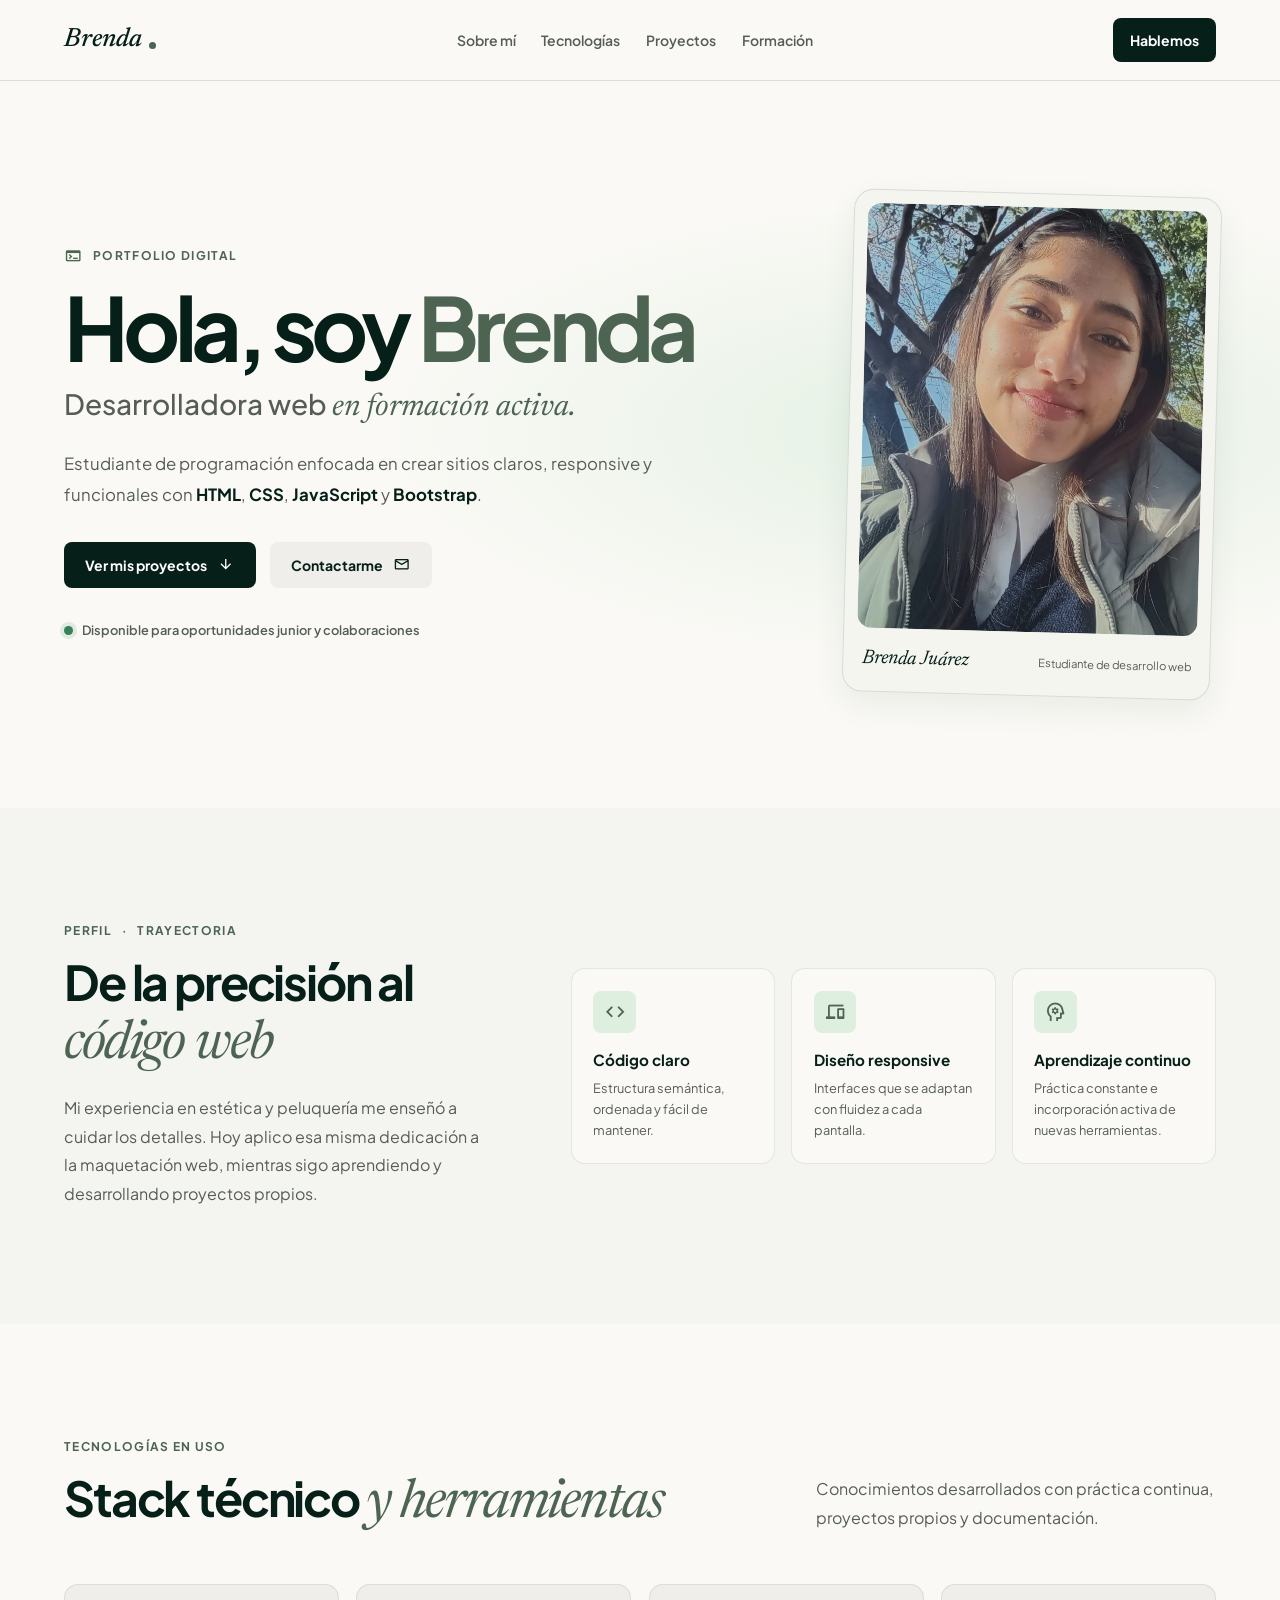
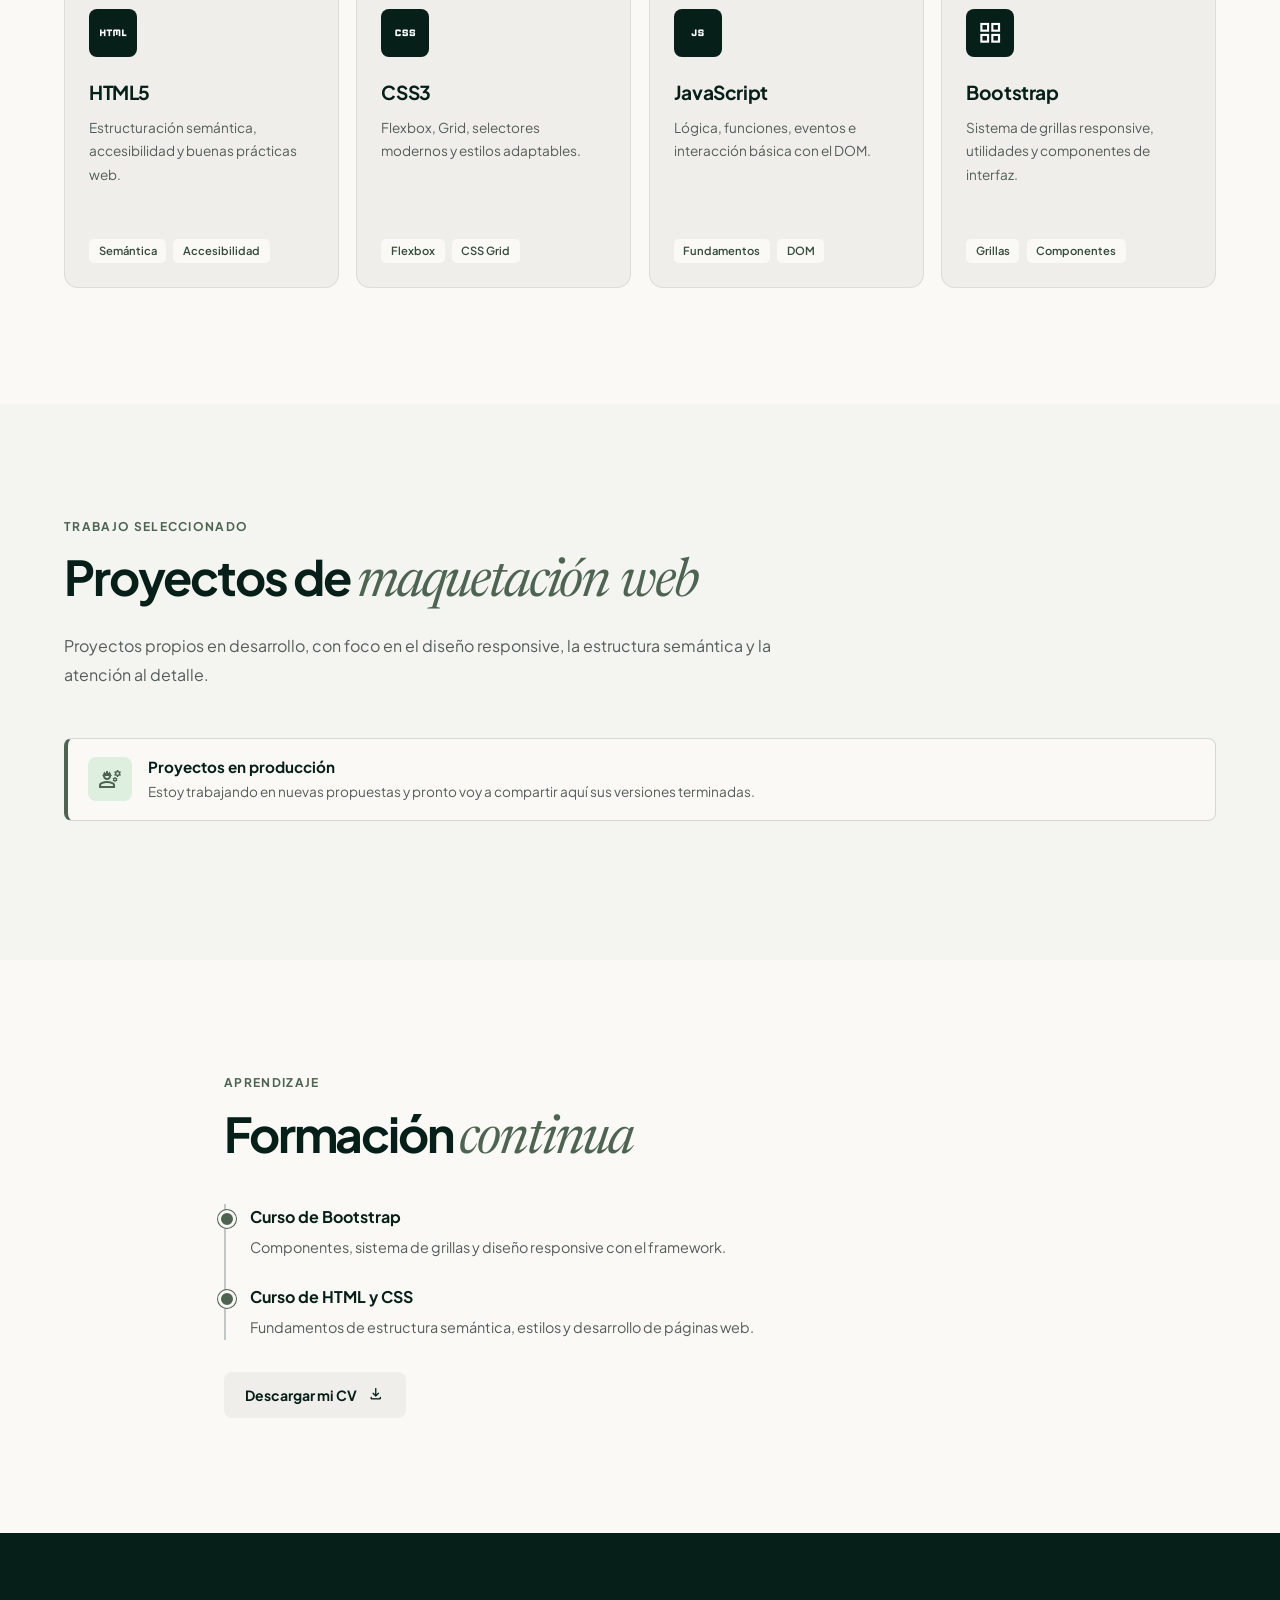
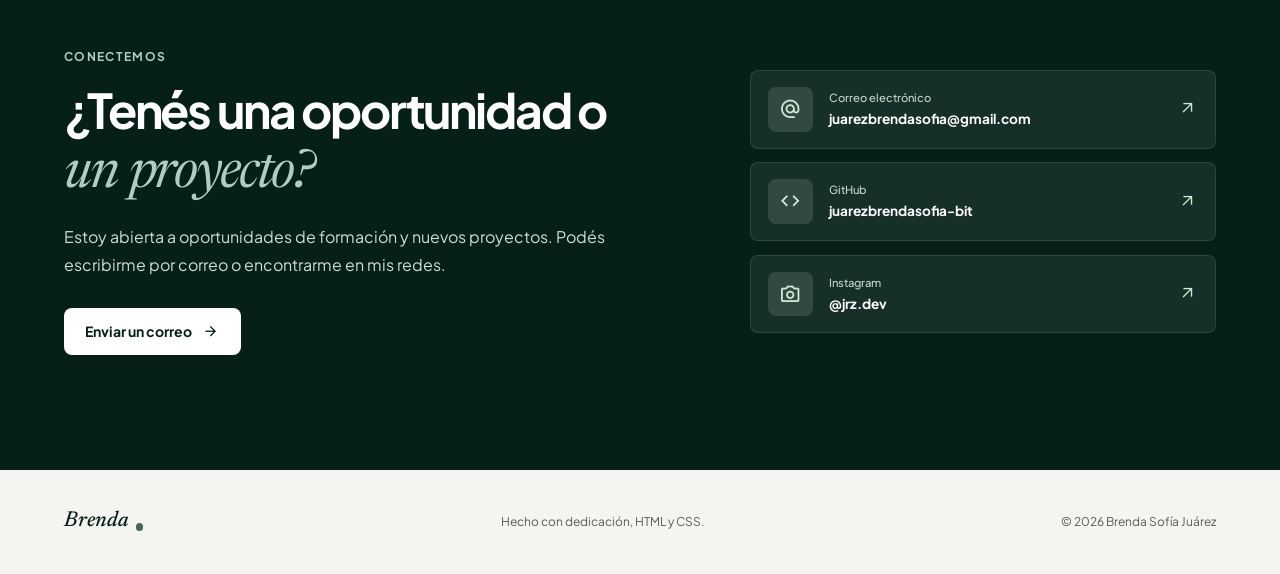
<file: index.html>
<!DOCTYPE html>
<html lang="es-AR">
  <head>
    <meta charset="UTF-8">
    <meta name="viewport" content="width=device-width, initial-scale=1">
    <meta name="author" content="Brenda Sofía Juárez">
    <meta name="description" content="Portfolio de Brenda Sofía Juárez, desarrolladora web frontend en formación. Conocé sus proyectos, tecnologías y formas de contacto.">
    <meta name="robots" content="index, follow">
    <meta name="theme-color" content="#faf9f5">
    <meta property="og:type" content="website">
    <meta property="og:locale" content="es_AR">
    <meta property="og:site_name" content="Portfolio de Brenda Juárez">
    <meta property="og:title" content="Brenda Sofía Juárez | Desarrolladora web frontend">
    <meta property="og:description" content="Portfolio de Brenda Sofía Juárez, desarrolladora web frontend en formación. Conocé sus proyectos, tecnologías y formas de contacto.">
    <meta name="twitter:card" content="summary">
    <meta name="twitter:title" content="Brenda Sofía Juárez | Desarrolladora web frontend">
    <meta name="twitter:description" content="Portfolio de Brenda Sofía Juárez, desarrolladora web frontend en formación.">
    <title>Brenda Sofía Juárez | Desarrolladora web frontend</title>
    <link rel="preconnect" href="https://fonts.googleapis.com">
    <link rel="preconnect" href="https://fonts.gstatic.com" crossorigin>
    <link href="https://fonts.googleapis.com/css2?family=Newsreader:ital,opsz,wght@1,6..72,400;1,6..72,500&family=Plus+Jakarta+Sans:wght@400;500;600;700&display=swap" rel="stylesheet">
    <link href="https://fonts.googleapis.com/css2?family=Material+Symbols+Outlined:opsz,wght,FILL,GRAD@20..48,100..700,0..1,-50..200" rel="stylesheet">
    <link rel="stylesheet" href="style.css">
  </head>
  <body>
    <a class="skip-link" href="#contenido">Saltar al contenido</a>

    <header class="site-header">
      <nav class="site-nav page-shell" aria-label="Navegación principal">
        <a class="site-brand" href="#inicio" aria-label="Brenda Juárez, inicio">
          Brenda<span class="site-brand__dot" aria-hidden="true"></span>
        </a>
        <ul class="site-nav__links">
          <li><a class="site-nav__link" href="#sobre-mi">Sobre mí</a></li>
          <li><a class="site-nav__link" href="#tecnologias">Tecnologías</a></li>
          <li><a class="site-nav__link" href="#proyectos">Proyectos</a></li>
          <li><a class="site-nav__link" href="#formacion">Formación</a></li>
        </ul>
        <a class="button button--primary site-nav__cta" href="#contacto">Hablemos</a>
      </nav>
    </header>

    <main id="contenido">
      <section class="hero section-anchor" id="inicio" aria-labelledby="hero-title">
        <div class="hero__inner page-shell">
          <header class="hero__copy">
            <p class="eyebrow"><span class="icon" aria-hidden="true">terminal</span> Portfolio digital</p>
            <h1 class="hero__title" id="hero-title">Hola, soy <span class="text-accent">Brenda</span></h1>
            <p class="hero__subtitle">Desarrolladora web <span class="serif-accent">en formación activa.</span></p>
            <p class="hero__description">
              Estudiante de programación enfocada en crear sitios claros, responsive y funcionales con
              <strong>HTML</strong>, <strong>CSS</strong>, <strong>JavaScript</strong> y <strong>Bootstrap</strong>.
            </p>
            <ul class="hero__actions">
              <li><a class="button button--primary" href="#proyectos">Ver mis proyectos <span class="icon" aria-hidden="true">arrow_downward</span></a></li>
              <li><a class="button button--soft" href="#contacto">Contactarme <span class="icon" aria-hidden="true">mail</span></a></li>
            </ul>
            <p class="availability"><span class="availability__dot" aria-hidden="true"></span>Disponible para oportunidades junior y colaboraciones</p>
          </header>

          <figure class="portrait-card">
            <img class="portrait-card__image" src="assets/ft-bren.jpeg" alt="Retrato de Brenda Juárez" fetchpriority="high">
            <figcaption class="portrait-card__caption">
              <span class="portrait-card__name">Brenda Juárez</span>
              <span class="portrait-card__role">Estudiante de desarrollo web</span>
            </figcaption>
          </figure>
        </div>
      </section>

      <section class="section section--muted section-anchor" id="sobre-mi" aria-labelledby="about-title">
        <div class="page-shell about">
          <header class="section-heading about__heading">
            <p class="eyebrow">Perfil <span aria-hidden="true">·</span> Trayectoria</p>
            <h2 class="section-title" id="about-title">De la precisión al <span class="serif-accent">código web</span></h2>
            <p class="section-intro">
              Mi experiencia en estética y peluquería me enseñó a cuidar los detalles. Hoy aplico esa misma dedicación
              a la maquetación web, mientras sigo aprendiendo y desarrollando proyectos propios.
            </p>
          </header>
          <ul class="principles">
            <li>
              <article class="principle-card">
                <span class="principle-card__icon icon" aria-hidden="true">code</span>
                <h3 class="principle-card__title">Código claro</h3>
                <p>Estructura semántica, ordenada y fácil de mantener.</p>
              </article>
            </li>
            <li>
              <article class="principle-card">
                <span class="principle-card__icon icon" aria-hidden="true">devices</span>
                <h3 class="principle-card__title">Diseño responsive</h3>
                <p>Interfaces que se adaptan con fluidez a cada pantalla.</p>
              </article>
            </li>
            <li>
              <article class="principle-card">
                <span class="principle-card__icon icon" aria-hidden="true">psychology</span>
                <h3 class="principle-card__title">Aprendizaje continuo</h3>
                <p>Práctica constante e incorporación activa de nuevas herramientas.</p>
              </article>
            </li>
          </ul>
        </div>
      </section>

      <section class="section section-anchor" id="tecnologias" aria-labelledby="skills-title">
        <div class="page-shell">
          <header class="section-heading section-heading--split">
            <hgroup class="section-heading__group">
              <p class="eyebrow">Tecnologías en uso</p>
              <h2 class="section-title" id="skills-title">Stack técnico <span class="serif-accent">y herramientas</span></h2>
            </hgroup>
            <p class="section-intro">Conocimientos desarrollados con práctica continua, proyectos propios y documentación.</p>
          </header>
          <ul class="skill-list">
            <li>
              <article class="skill-card">
                <span class="skill-card__icon icon" aria-hidden="true">html</span>
                <h3 class="skill-card__title">HTML5</h3>
                <p>Estructuración semántica, accesibilidad y buenas prácticas web.</p>
                <ul class="tag-list" aria-label="Áreas de HTML">
                  <li class="tag">Semántica</li>
                  <li class="tag">Accesibilidad</li>
                </ul>
              </article>
            </li>
            <li>
              <article class="skill-card">
                <span class="skill-card__icon icon" aria-hidden="true">css</span>
                <h3 class="skill-card__title">CSS3</h3>
                <p>Flexbox, Grid, selectores modernos y estilos adaptables.</p>
                <ul class="tag-list" aria-label="Áreas de CSS">
                  <li class="tag">Flexbox</li>
                  <li class="tag">CSS Grid</li>
                </ul>
              </article>
            </li>
            <li>
              <article class="skill-card">
                <span class="skill-card__icon icon" aria-hidden="true">javascript</span>
                <h3 class="skill-card__title">JavaScript</h3>
                <p>Lógica, funciones, eventos e interacción básica con el DOM.</p>
                <ul class="tag-list" aria-label="Áreas de JavaScript">
                  <li class="tag">Fundamentos</li>
                  <li class="tag">DOM</li>
                </ul>
              </article>
            </li>
            <li>
              <article class="skill-card">
                <span class="skill-card__icon icon" aria-hidden="true">grid_view</span>
                <h3 class="skill-card__title">Bootstrap</h3>
                <p>Sistema de grillas responsive, utilidades y componentes de interfaz.</p>
                <ul class="tag-list" aria-label="Áreas de Bootstrap">
                  <li class="tag">Grillas</li>
                  <li class="tag">Componentes</li>
                </ul>
              </article>
            </li>
          </ul>
        </div>
      </section>

      <section class="section section--muted section-anchor" id="proyectos" aria-labelledby="projects-title">
        <div class="page-shell">
          <header class="section-heading section-heading--wide">
            <p class="eyebrow">Trabajo seleccionado</p>
            <h2 class="section-title" id="projects-title">Proyectos de <span class="serif-accent">maquetación web</span></h2>
            <p class="section-intro">
              Proyectos propios en desarrollo, con foco en el diseño responsive, la estructura semántica y la atención al detalle.
            </p>
          </header>
          <aside class="projects-status" aria-label="Estado de los proyectos">
            <span class="projects-status__icon icon" aria-hidden="true">engineering</span>
            <div>
              <h3 class="projects-status__title">Proyectos en producción</h3>
              <p class="projects-status__description">Estoy trabajando en nuevas propuestas y pronto voy a compartir aquí sus versiones terminadas.</p>
            </div>
          </aside>
        </div>
      </section>

      <section class="section section-anchor" id="formacion" aria-labelledby="education-title">
        <div class="page-shell education">
          <header class="section-heading">
            <p class="eyebrow">Aprendizaje</p>
            <h2 class="section-title" id="education-title">Formación <span class="serif-accent">continua</span></h2>
          </header>
          <ol class="timeline">
            <li class="timeline__item">
              <article class="timeline-card">
                <h3>Curso de Bootstrap</h3>
                <p>Componentes, sistema de grillas y diseño responsive con el framework.</p>
              </article>
            </li>
            <li class="timeline__item">
              <article class="timeline-card">
                <h3>Curso de HTML y CSS</h3>
                <p>Fundamentos de estructura semántica, estilos y desarrollo de páginas web.</p>
              </article>
            </li>
          </ol>
          <a class="button button--soft cv-link" href="assets/BRENDA SOFÍA JUÁREZ CV.pdf" download>
            Descargar mi CV <span class="icon" aria-hidden="true">download</span>
          </a>
        </div>
      </section>

      <section class="section section--contact section-anchor" id="contacto" aria-labelledby="contact-title">
        <div class="page-shell contact">
          <header class="contact__copy">
            <p class="eyebrow">Conectemos</p>
            <h2 class="section-title" id="contact-title">¿Tenés una oportunidad o <span class="serif-accent">un proyecto?</span></h2>
            <p class="section-intro">Estoy abierta a oportunidades de formación y nuevos proyectos. Podés escribirme por correo o encontrarme en mis redes.</p>
            <a class="button button--light" href="mailto:juarezbrendasofia@gmail.com">
              Enviar un correo <span class="icon" aria-hidden="true">arrow_forward</span>
            </a>
          </header>
          <address class="contact-links">
            <a class="contact-card" href="mailto:juarezbrendasofia@gmail.com">
              <span class="contact-card__icon icon" aria-hidden="true">alternate_email</span>
              <span class="contact-card__text">
                <span class="contact-card__label">Correo electrónico</span>
                <span class="contact-card__value">juarezbrendasofia@gmail.com</span>
              </span>
              <span class="icon contact-card__arrow" aria-hidden="true">arrow_outward</span>
            </a>
            <a class="contact-card" href="https://github.com/juarezbrendasofia-bit" target="_blank" rel="noopener noreferrer">
              <span class="contact-card__icon icon" aria-hidden="true">code</span>
              <span class="contact-card__text">
                <span class="contact-card__label">GitHub</span>
                <span class="contact-card__value">juarezbrendasofia-bit</span>
              </span>
              <span class="icon contact-card__arrow" aria-hidden="true">arrow_outward</span>
            </a>
            <a class="contact-card" href="https://www.instagram.com/jrz.dev/" target="_blank" rel="noopener noreferrer">
              <span class="contact-card__icon icon" aria-hidden="true">photo_camera</span>
              <span class="contact-card__text">
                <span class="contact-card__label">Instagram</span>
                <span class="contact-card__value">@jrz.dev</span>
              </span>
              <span class="icon contact-card__arrow" aria-hidden="true">arrow_outward</span>
            </a>
          </address>
        </div>
      </section>
    </main>

    <footer class="site-footer">
      <div class="page-shell site-footer__inner">
        <a class="site-brand site-brand--footer" href="#inicio">Brenda<span class="site-brand__dot" aria-hidden="true"></span></a>
        <p class="site-footer__note">Hecho con dedicación, HTML y CSS.</p>
        <p class="site-footer__copyright">© 2026 Brenda Sofía Juárez</p>
      </div>
    </footer>
  </body>
</html>
</file>
<file: style.css>
:root {
  color-scheme: light;
  --color-primary: #062019;
  --color-primary-soft: #1c352d;
  --color-secondary: #4d6453;
  --color-secondary-soft: #cfe9d4;
  --color-on-secondary: #364c3c;
  --color-surface: #faf9f5;
  --color-surface-muted: #f4f4f0;
  --color-surface-card: #efeeea;
  --color-surface-raised: #e9e8e4;
  --color-text: #1b1c1a;
  --color-text-muted: #565d58;
  --color-outline: #c2c8c4;
  --color-white: #fff;
  --font-body: "Plus Jakarta Sans", sans-serif;
  --font-accent: "Newsreader", Georgia, serif;
  --content-width: 76rem;
  --page-gutter: clamp(1.25rem, 5vw, 4.5rem);
  --radius-small: 0.5rem;
  --radius-medium: 0.875rem;
  --radius-large: 1.25rem;
  --shadow-card: 0 0.75rem 2rem rgb(28 53 45 / 7%);
  --transition-short: 180ms ease;
}

* {
  box-sizing: border-box;
}

html {
  scroll-behavior: smooth;
  scroll-padding-top: 6rem;
}

body {
  margin: 0;
  background: var(--color-surface);
  color: var(--color-text);
  font-family: var(--font-body);
  font-size: 1rem;
  line-height: 1.65;
}

img {
  display: block;
  max-width: 100%;
}

.page-shell {
  width: min(calc(100% - var(--page-gutter) * 2), var(--content-width));
  margin-inline: auto;
}

.icon {
  display: inline-block;
  font-family: "Material Symbols Outlined";
  font-size: 1.25em;
  font-style: normal;
  font-weight: 400;
  line-height: 1;
  vertical-align: middle;
  white-space: nowrap;
  direction: ltr;
  font-feature-settings: "liga";
  -webkit-font-feature-settings: "liga";
  -webkit-font-smoothing: antialiased;
}

.skip-link {
  position: fixed;
  z-index: 100;
  top: 0.75rem;
  left: 0.75rem;
  padding: 0.7rem 1rem;
  transform: translateY(-160%);
  border-radius: var(--radius-small);
  background: var(--color-primary);
  color: var(--color-white);
  transition: transform var(--transition-short);
}

.skip-link:focus {
  transform: translateY(0);
}

.site-header {
  position: sticky;
  z-index: 20;
  top: 0;
  border-bottom: 1px solid rgb(194 200 196 / 55%);
  background: rgb(250 249 245 / 92%);
  backdrop-filter: blur(1rem);
}

.site-nav {
  display: flex;
  min-height: 5rem;
  align-items: center;
  justify-content: space-between;
  gap: 1.5rem;
}

.site-brand {
  display: inline-flex;
  flex: 0 0 auto;
  align-items: center;
  gap: 0.45rem;
  color: var(--color-primary);
  font-family: var(--font-accent);
  font-size: 1.65rem;
  font-style: italic;
  font-weight: 500;
  line-height: 1;
  text-decoration: none;
}

.site-brand__dot {
  width: 0.45rem;
  height: 0.45rem;
  margin-top: 0.65rem;
  border-radius: 50%;
  background: var(--color-secondary);
}

.site-nav__links {
  display: flex;
  flex-wrap: wrap;
  align-items: center;
  justify-content: center;
  gap: clamp(0.65rem, 2vw, 1.75rem);
  margin: 0;
  padding: 0;
  list-style: none;
}

.site-nav__link {
  color: var(--color-text-muted);
  font-size: 0.875rem;
  font-weight: 600;
  text-decoration: none;
  transition: color var(--transition-short);
}

.site-nav__link:hover {
  color: var(--color-primary);
}

.button {
  display: inline-flex;
  min-height: 2.9rem;
  align-items: center;
  justify-content: center;
  gap: 0.65rem;
  padding: 0.75rem 1.25rem;
  border: 1px solid transparent;
  border-radius: var(--radius-small);
  font-size: 0.875rem;
  font-weight: 700;
  line-height: 1.3;
  text-align: center;
  text-decoration: none;
  transition:
    color var(--transition-short),
    background-color var(--transition-short),
    border-color var(--transition-short),
    transform var(--transition-short);
}

.button:hover {
  transform: translateY(-2px);
}

.button--primary {
  background: var(--color-primary);
  color: var(--color-white);
}

.button--primary:hover {
  background: var(--color-primary-soft);
}

.button--soft {
  background: var(--color-surface-card);
  color: var(--color-primary);
}

.button--soft:hover {
  background: var(--color-surface-raised);
}

.site-nav__cta {
  min-height: 2.65rem;
  padding-inline: 1rem;
}

.hero {
  position: relative;
  overflow: hidden;
  background:
    radial-gradient(ellipse at 76% 48%, rgb(207 233 212 / 52%), transparent 43%),
    var(--color-surface);
}

.hero__inner {
  display: grid;
  min-height: 39rem;
  align-items: center;
  grid-template-columns: minmax(0, 1.15fr) minmax(17rem, 0.75fr);
  gap: clamp(3rem, 8vw, 8rem);
  padding-block: clamp(4rem, 9vw, 7rem);
}

.hero__copy {
  max-width: 43rem;
}

.eyebrow {
  display: flex;
  align-items: center;
  gap: 0.6rem;
  margin: 0 0 1rem;
  color: var(--color-secondary);
  font-size: 0.75rem;
  font-weight: 700;
  letter-spacing: 0.11em;
  line-height: 1.4;
  text-transform: uppercase;
}

.eyebrow .icon {
  font-size: 1.15rem;
}

.hero__title {
  margin: 0 0 0.75rem;
  color: var(--color-primary);
  font-size: clamp(3rem, 7.5vw, 5.5rem);
  font-weight: 700;
  letter-spacing: -0.065em;
  line-height: 1.02;
}

.text-accent {
  color: var(--color-secondary);
}

.hero__subtitle {
  margin: 0 0 1.25rem;
  color: var(--color-text-muted);
  font-size: clamp(1.25rem, 2.5vw, 1.75rem);
  font-weight: 500;
  line-height: 1.4;
}

.serif-accent {
  color: var(--color-secondary);
  font-family: var(--font-accent);
  font-size: 1.12em;
  font-style: italic;
  font-weight: 400;
}

.hero__description {
  max-width: 41rem;
  margin: 0;
  color: var(--color-text-muted);
  font-size: 1.05rem;
  line-height: 1.8;
}

.hero__description strong {
  color: var(--color-primary);
  font-weight: 700;
}

.hero__actions {
  display: flex;
  flex-wrap: wrap;
  gap: 0.85rem;
  margin: 2rem 0 0;
  padding: 0;
  list-style: none;
}

.availability {
  display: flex;
  align-items: center;
  gap: 0.6rem;
  margin: 2rem 0 0;
  color: var(--color-text-muted);
  font-size: 0.8rem;
  font-weight: 600;
}

.availability__dot {
  width: 0.55rem;
  height: 0.55rem;
  flex: 0 0 auto;
  border-radius: 50%;
  background: #38805a;
  box-shadow: 0 0 0 0.25rem rgb(56 128 90 / 13%);
}

.portrait-card {
  position: relative;
  width: min(100%, 23rem);
  justify-self: end;
  margin: 0;
  padding: 0.8rem;
  border: 1px solid rgb(194 200 196 / 60%);
  border-radius: var(--radius-large);
  background: rgb(244 244 240 / 82%);
  box-shadow: var(--shadow-card);
  transform: rotate(1.5deg);
  transition: transform 300ms ease;
}

.portrait-card:hover {
  transform: rotate(0);
}

.portrait-card__image {
  width: 100%;
  aspect-ratio: 4 / 5;
  border-radius: var(--radius-medium);
  background: var(--color-surface-card);
  object-fit: cover;
  object-position: center;
}

.portrait-card__caption {
  display: flex;
  align-items: baseline;
  justify-content: space-between;
  gap: 0.75rem;
  padding: 0.85rem 0.35rem 0.2rem;
}

.portrait-card__name {
  flex: 0 0 auto;
  color: var(--color-primary);
  font-family: var(--font-accent);
  font-size: 1.25rem;
  font-style: italic;
  white-space: nowrap;
}

.portrait-card__role {
  flex: 1 1 auto;
  color: var(--color-text-muted);
  font-size: 0.7rem;
  text-align: right;
}

.section {
  padding-block: clamp(4.5rem, 9vw, 7.25rem);
}

.section--muted {
  background: var(--color-surface-muted);
}

.section-anchor {
  scroll-margin-top: 5.5rem;
}

.section-heading {
  max-width: 43rem;
}

.section-heading .eyebrow {
  margin-bottom: 0.8rem;
}

.section-heading--split {
  display: flex;
  align-items: end;
  justify-content: space-between;
  gap: 3rem;
  max-width: none;
  margin-bottom: 3rem;
}

.section-heading--split .section-intro {
  max-width: 25rem;
  margin-bottom: 0.25rem;
}

.section-heading--wide {
  max-width: 48rem;
  margin-bottom: 3rem;
}

.section-title {
  margin: 0;
  color: var(--color-primary);
  font-size: clamp(2rem, 4vw, 3rem);
  font-weight: 700;
  letter-spacing: -0.045em;
  line-height: 1.2;
}

.section-intro {
  margin: 1rem 0 0;
  color: var(--color-text-muted);
  line-height: 1.8;
}

.about {
  display: grid;
  align-items: center;
  grid-template-columns: minmax(0, 0.8fr) minmax(0, 1.2fr);
  gap: clamp(2.5rem, 6vw, 5rem);
}

.principles {
  display: grid;
  grid-template-columns: repeat(3, minmax(0, 1fr));
  gap: 1rem;
  margin: 0;
  padding: 0;
  list-style: none;
}

.principle-card {
  height: 100%;
  padding: 1.35rem;
  border: 1px solid rgb(194 200 196 / 40%);
  border-radius: var(--radius-medium);
  background: var(--color-surface);
}

.principle-card__icon {
  display: grid;
  width: 2.65rem;
  height: 2.65rem;
  place-items: center;
  margin-bottom: 1rem;
  border-radius: var(--radius-small);
  background: rgb(207 233 212 / 65%);
  color: var(--color-secondary);
  font-size: 1.4rem;
}

.principle-card__title {
  margin: 0 0 0.45rem;
  color: var(--color-primary);
  font-size: 0.95rem;
  line-height: 1.4;
}

.principle-card p {
  margin: 0;
  color: var(--color-text-muted);
  font-size: 0.8rem;
  line-height: 1.65;
}

.skill-list {
  display: grid;
  grid-template-columns: repeat(4, minmax(0, 1fr));
  gap: 1.1rem;
  margin: 0;
  padding: 0;
  list-style: none;
}

.skill-card {
  display: flex;
  min-height: 19rem;
  flex-direction: column;
  align-items: flex-start;
  padding: 1.5rem;
  border: 1px solid rgb(194 200 196 / 45%);
  border-radius: var(--radius-medium);
  background: var(--color-surface-card);
  transition:
    transform var(--transition-short),
    background-color var(--transition-short),
    box-shadow var(--transition-short);
}

.skill-card:hover {
  transform: translateY(-4px);
  background: var(--color-surface-raised);
  box-shadow: var(--shadow-card);
}

.skill-card__icon {
  display: grid;
  width: 3rem;
  height: 3rem;
  place-items: center;
  margin-bottom: 1.25rem;
  border-radius: var(--radius-small);
  background: var(--color-primary);
  color: var(--color-white);
  font-size: 1.65rem;
}

.skill-card__title {
  margin: 0 0 0.45rem;
  color: var(--color-primary);
  font-size: 1.2rem;
  letter-spacing: -0.02em;
}

.skill-card p {
  margin: 0 0 1.25rem;
  color: var(--color-text-muted);
  font-size: 0.85rem;
  line-height: 1.7;
}

.tag-list {
  display: flex;
  flex-wrap: wrap;
  gap: 0.45rem;
  margin: auto 0 0;
  padding: 0;
  list-style: none;
}

.tag {
  display: inline-block;
  padding: 0.28rem 0.6rem;
  border-radius: 0.3rem;
  background: var(--color-surface);
  color: var(--color-on-secondary);
  font-size: 0.7rem;
  font-weight: 600;
  line-height: 1.4;
}

.project-list {
  display: grid;
  grid-template-columns: repeat(2, minmax(0, 1fr));
  gap: 1.5rem;
  margin: 0;
  padding: 0;
  list-style: none;
}

.projects-status {
  display: flex;
  align-items: center;
  gap: 1rem;
  margin-bottom: 1.5rem;
  padding: 1.1rem 1.25rem;
  border: 1px solid rgb(77 100 83 / 22%);
  border-left: 0.25rem solid var(--color-secondary);
  border-radius: var(--radius-small);
  background: var(--color-surface);
}

.projects-status__icon {
  display: grid;
  width: 2.75rem;
  height: 2.75rem;
  flex: 0 0 auto;
  place-items: center;
  border-radius: var(--radius-small);
  background: rgb(207 233 212 / 65%);
  color: var(--color-secondary);
  font-size: 1.5rem;
}

.projects-status__title {
  margin: 0 0 0.2rem;
  color: var(--color-primary);
  font-size: 0.95rem;
  line-height: 1.4;
}

.projects-status__description {
  margin: 0;
  color: var(--color-text-muted);
  font-size: 0.85rem;
  line-height: 1.6;
}

.project-card {
  display: flex;
  height: 100%;
  flex-direction: column;
  overflow: hidden;
  border: 1px solid rgb(194 200 196 / 40%);
  border-radius: var(--radius-medium);
  background: var(--color-surface);
  box-shadow: 0 0.5rem 1.5rem rgb(28 53 45 / 4%);
  transition:
    transform var(--transition-short),
    box-shadow var(--transition-short);
}

.project-card:hover {
  transform: translateY(-4px);
  box-shadow: var(--shadow-card);
}

.project-card__visual {
  display: flex;
  min-height: 13rem;
  flex-direction: column;
  align-items: center;
  justify-content: center;
  gap: 0.85rem;
  margin: 0;
  padding: 2rem;
  background:
    radial-gradient(circle at 50% 35%, rgb(255 255 255 / 60%), transparent 35%),
    linear-gradient(135deg, #e2eee3, #efeeea);
  color: var(--color-primary);
  text-align: center;
}

.project-card__visual--music {
  background:
    radial-gradient(circle at 50% 35%, rgb(255 255 255 / 55%), transparent 35%),
    linear-gradient(135deg, #e8ebdf, #dbe7dd);
}

.project-card__symbol {
  display: grid;
  width: 4.25rem;
  height: 4.25rem;
  place-items: center;
  border: 1px solid rgb(77 100 83 / 16%);
  border-radius: 50%;
  background: rgb(250 249 245 / 72%);
  color: var(--color-secondary);
  font-size: 2rem;
}

.project-card__visual-caption {
  color: var(--color-text-muted);
  font-size: 0.8rem;
  font-weight: 600;
}

.project-card__content {
  display: flex;
  flex: 1;
  flex-direction: column;
  align-items: flex-start;
  padding: clamp(1.4rem, 3vw, 2rem);
}

.project-card__content .tag-list {
  margin: 0 0 1.1rem;
}

.project-card__title {
  margin: 0 0 0.7rem;
  color: var(--color-primary);
  font-size: 1.25rem;
  letter-spacing: -0.025em;
  line-height: 1.4;
}

.project-card__description {
  margin: 0 0 1.25rem;
  color: var(--color-text-muted);
  font-size: 0.9rem;
  line-height: 1.75;
}

.text-link {
  display: inline-flex;
  align-items: center;
  gap: 0.4rem;
  margin-top: auto;
  color: var(--color-secondary);
  font-size: 0.85rem;
  font-weight: 700;
  text-decoration-thickness: 1px;
  text-underline-offset: 0.2em;
}

.text-link:hover {
  color: var(--color-primary);
}

.education {
  max-width: 52rem;
}

.timeline {
  display: grid;
  gap: 1.5rem;
  margin: 2rem 0 0;
  padding: 0 0 0 1.5rem;
  border-left: 2px solid var(--color-outline);
  list-style: none;
}

.timeline__item {
  position: relative;
}

.timeline__item::before {
  position: absolute;
  top: 0.35rem;
  left: -1.98rem;
  width: 0.75rem;
  height: 0.75rem;
  border: 3px solid var(--color-surface);
  border-radius: 50%;
  background: var(--color-secondary);
  box-shadow: 0 0 0 1px var(--color-secondary);
  content: "";
}

.timeline-card h3 {
  margin: 0 0 0.35rem;
  color: var(--color-primary);
  font-size: 1rem;
}

.timeline-card p {
  margin: 0;
  color: var(--color-text-muted);
  font-size: 0.9rem;
}

.cv-link {
  margin-top: 2rem;
}

.section--contact {
  background: var(--color-primary);
  color: var(--color-white);
}

.contact {
  display: grid;
  align-items: center;
  grid-template-columns: minmax(0, 1fr) minmax(18rem, 0.8fr);
  gap: clamp(3rem, 8vw, 7rem);
}

.contact__copy .eyebrow {
  color: #b1cdc1;
}

.contact__copy .section-title {
  color: var(--color-white);
}

.contact__copy .serif-accent {
  color: #b1cdc1;
}

.contact__copy .section-intro {
  max-width: 35rem;
  margin-bottom: 1.75rem;
  color: #d0dbd4;
}

.button--light {
  background: var(--color-white);
  color: var(--color-primary);
}

.button--light:hover {
  background: #eaf0eb;
}

.contact-links {
  display: grid;
  gap: 0.85rem;
  font-style: normal;
}

.contact-card {
  display: flex;
  min-width: 0;
  align-items: center;
  gap: 1rem;
  padding: 1rem 1.1rem;
  border: 1px solid rgb(255 255 255 / 10%);
  border-radius: var(--radius-small);
  background: rgb(255 255 255 / 7%);
  color: var(--color-white);
  text-decoration: none;
  transition:
    background-color var(--transition-short),
    border-color var(--transition-short);
}

.contact-card:hover {
  border-color: rgb(255 255 255 / 25%);
  background: rgb(255 255 255 / 12%);
}

.contact-card__icon {
  display: grid;
  width: 2.8rem;
  height: 2.8rem;
  flex: 0 0 auto;
  place-items: center;
  border-radius: var(--radius-small);
  background: rgb(207 233 212 / 14%);
  color: #cfe9d4;
  font-size: 1.4rem;
}

.contact-card__text {
  display: grid;
  min-width: 0;
  gap: 0.1rem;
}

.contact-card__label {
  color: #c6d4cb;
  font-size: 0.7rem;
  font-weight: 500;
}

.contact-card__value {
  overflow-wrap: anywhere;
  font-size: 0.85rem;
  font-weight: 700;
}

.contact-card__arrow {
  margin-left: auto;
  color: #cfe9d4;
  font-size: 1.1rem;
  transition: transform var(--transition-short);
}

.contact-card:hover .contact-card__arrow {
  transform: translate(2px, -2px);
}

.site-footer {
  background: var(--color-surface-muted);
}

.site-footer__inner {
  display: flex;
  min-height: 6.5rem;
  align-items: center;
  justify-content: space-between;
  gap: 1.5rem;
  padding-block: 1.25rem;
}

.site-brand--footer {
  font-size: 1.35rem;
}

.site-footer__note,
.site-footer__copyright {
  margin: 0;
  color: var(--color-text-muted);
  font-size: 0.75rem;
}

a:focus-visible {
  outline: 3px solid #7fae8c;
  outline-offset: 4px;
}

@media (max-width: 960px) {
  .hero__inner {
    min-height: auto;
    grid-template-columns: minmax(0, 1fr) minmax(15rem, 0.7fr);
    gap: 3rem;
  }

  .hero__title {
    font-size: clamp(3rem, 7vw, 4.5rem);
  }

  .about {
    grid-template-columns: 1fr;
  }

  .about__heading {
    max-width: 42rem;
  }

  .principles {
    max-width: 54rem;
  }

  .skill-list {
    grid-template-columns: repeat(2, minmax(0, 1fr));
  }

  .skill-card {
    min-height: 17rem;
  }
}

@media (max-width: 700px) {
  .site-nav {
    min-height: 4.5rem;
    flex-wrap: wrap;
    gap: 0.8rem 1rem;
    padding-block: 0.8rem;
  }

  .site-nav__links {
    order: 3;
    width: 100%;
    justify-content: space-between;
    gap: 0.55rem;
    padding-block: 0.25rem;
  }

  .site-nav__link {
    font-size: 0.78rem;
  }

  .hero__inner {
    grid-template-columns: 1fr;
    gap: 2.5rem;
    padding-block: 4rem;
  }

  .hero__copy {
    max-width: 39rem;
  }

  .portrait-card {
    width: min(75%, 20rem);
    justify-self: center;
  }

  .section-heading--split {
    align-items: flex-start;
    flex-direction: column;
    gap: 1rem;
    margin-bottom: 2rem;
  }

  .section-heading--split .section-intro {
    max-width: 38rem;
  }

  .project-list {
    grid-template-columns: 1fr;
  }

  .contact {
    grid-template-columns: 1fr;
    gap: 2.5rem;
  }

  .contact-links {
    max-width: 38rem;
  }

  .site-footer__inner {
    flex-wrap: wrap;
    justify-content: center;
    gap: 0.7rem 1.5rem;
    text-align: center;
  }
}

@media (max-width: 480px) {
  .site-nav__cta {
    min-height: 2.4rem;
    padding: 0.55rem 0.8rem;
    font-size: 0.78rem;
  }

  .site-nav__links {
    justify-content: flex-start;
    gap: 0.45rem 1rem;
  }

  .hero__title {
    font-size: clamp(2.8rem, 14vw, 4rem);
  }

  .hero__actions {
    align-items: stretch;
    flex-direction: column;
  }

  .hero__actions .button {
    width: 100%;
  }

  .availability {
    align-items: flex-start;
    font-size: 0.72rem;
  }

  .principles {
    grid-template-columns: 1fr;
  }

  .principle-card {
    padding: 1.2rem;
  }

  .skill-list {
    grid-template-columns: 1fr;
  }

  .skill-card {
    min-height: 0;
  }

  .project-card__visual {
    min-height: 11rem;
  }

  .contact-card {
    gap: 0.7rem;
    padding-inline: 0.8rem;
  }

  .contact-card__value {
    font-size: 0.75rem;
  }
}

@media (prefers-reduced-motion: reduce) {
  html {
    scroll-behavior: auto;
  }

  *,
  *::before,
  *::after {
    scroll-behavior: auto !important;
    transition-duration: 0.01ms !important;
    animation-duration: 0.01ms !important;
    animation-iteration-count: 1 !important;
  }
}
</file>
